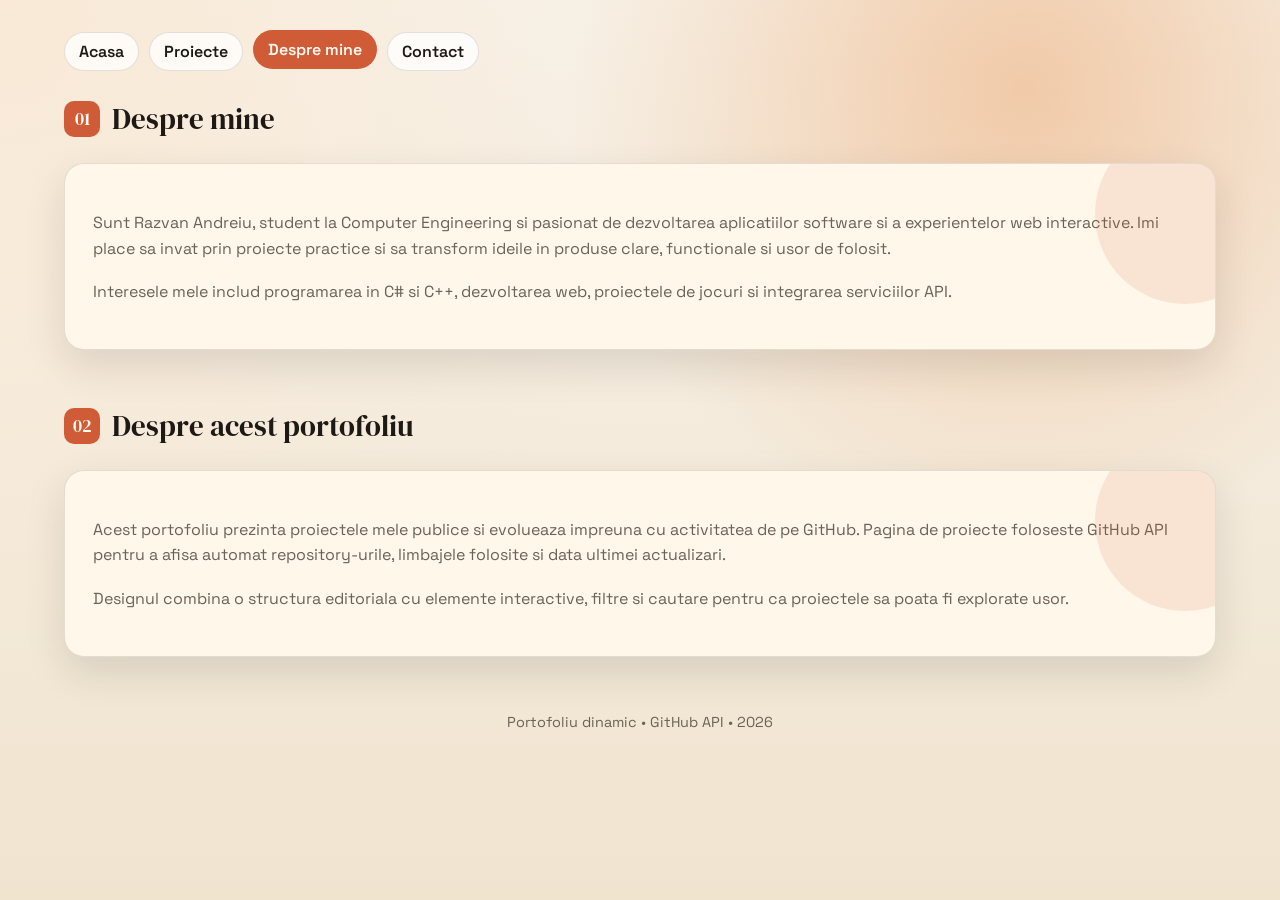
<file: about.html>
<!doctype html>
<html lang="ro">

<head>
	<meta charset="UTF-8" />
	<meta name="viewport" content="width=device-width, initial-scale=1" />
	<title>Despre mine | Portofoliu Web Dinamic</title>
	<link rel="preconnect" href="https://fonts.googleapis.com" />
	<link rel="preconnect" href="https://fonts.gstatic.com" crossorigin />
	<link
		href="https://fonts.googleapis.com/css2?family=DM+Serif+Display&family=Space+Grotesk:wght@300;400;500;600;700&display=swap"
		rel="stylesheet" />
	<link rel="stylesheet" href="css/style.css" />
</head>

<body>
	<div class="page">
		<nav class="site-nav" aria-label="Navigare principala">
			<button class="nav-toggle" type="button" aria-expanded="false" aria-controls="nav-links">
				<span class="nav-toggle-label">Meniu</span>
				<span class="nav-toggle-icon" aria-hidden="true">&#9776;</span>
			</button>
			<div class="nav-links" id="nav-links">
				<div class="nav-links-inner">
					<a href="index.html">Acasa</a>
					<a href="projects.html">Proiecte</a>
					<a href="about.html" aria-current="page">Despre mine</a>
					<a href="contact.html">Contact</a>
				</div>
			</div>
		</nav>

		<main>
			<section>
				<div class="section-title"><span>01</span> Despre mine</div>
				<div class="profile-card">
					<p class="profile-text">
						Sunt Razvan Andreiu, student la Computer Engineering si pasionat de dezvoltarea aplicatiilor
						software si a experientelor web interactive. Imi place sa invat prin proiecte practice si sa
						transform ideile in produse clare, functionale si usor de folosit.
					</p>
					<p class="profile-text">
						Interesele mele includ programarea in C# si C++, dezvoltarea web, proiectele de jocuri si
						integrarea serviciilor API.
					</p>
				</div>
			</section>

			<section>
				<div class="section-title"><span>02</span> Despre acest portofoliu</div>
				<div class="profile-card">
					<p class="profile-text">
						Acest portofoliu prezinta proiectele mele publice si evolueaza impreuna cu activitatea de pe
						GitHub. Pagina de proiecte foloseste GitHub API pentru a afisa automat repository-urile,
						limbajele folosite si data ultimei actualizari.
					</p>
					<p class="profile-text">
						Designul combina o structura editoriala cu elemente interactive, filtre si cautare pentru ca
						proiectele sa poata fi explorate usor.
					</p>
				</div>
			</section>
		</main>
		<footer>Portofoliu dinamic • GitHub API • 2026</footer>
	</div>
	<script src="js/navigation.js"></script>
</body>

</html>
</file>
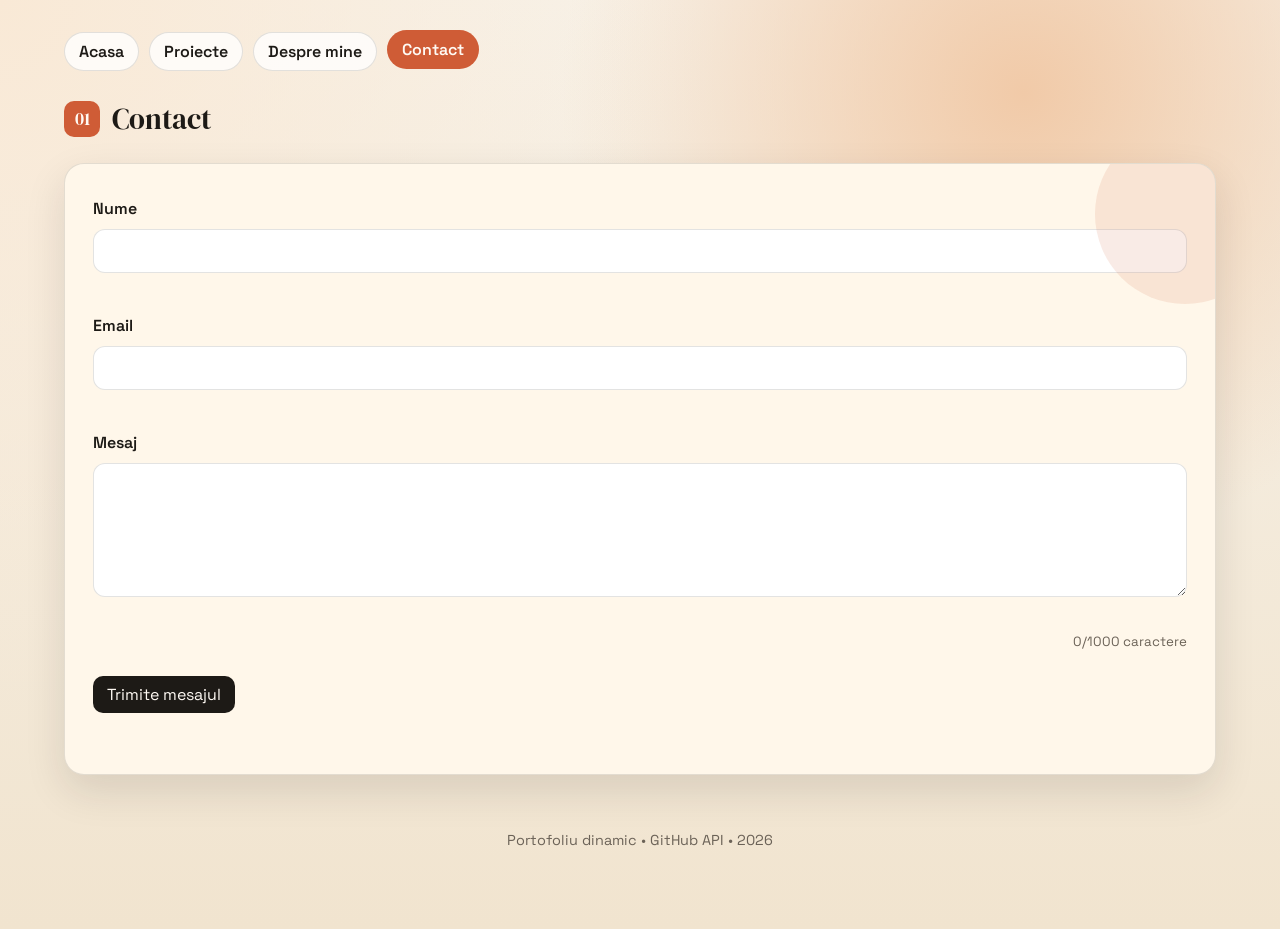
<file: contact.html>
<!doctype html>
<html lang="ro">

<head>
	<meta charset="UTF-8" />
	<meta name="viewport" content="width=device-width, initial-scale=1" />
	<title>Contact | Portofoliu Web Dinamic</title>
	<link rel="preconnect" href="https://fonts.googleapis.com" />
	<link rel="preconnect" href="https://fonts.gstatic.com" crossorigin />
	<link
		href="https://fonts.googleapis.com/css2?family=DM+Serif+Display&family=Space+Grotesk:wght@300;400;500;600;700&display=swap"
		rel="stylesheet" />
	<link rel="stylesheet" href="css/style.css" />
</head>

<body>
	<div class="page">
		<nav class="site-nav" aria-label="Navigare principala">
			<button class="nav-toggle" type="button" aria-expanded="false" aria-controls="nav-links">
				<span class="nav-toggle-label">Meniu</span>
				<span class="nav-toggle-icon" aria-hidden="true">&#9776;</span>
			</button>
			<div class="nav-links" id="nav-links">
				<div class="nav-links-inner">
					<a href="index.html">Acasa</a>
					<a href="projects.html">Proiecte</a>
					<a href="about.html">Despre mine</a>
					<a href="contact.html" aria-current="page">Contact</a>
				</div>
			</div>
		</nav>

		<main>
			<section>
				<div class="section-title"><span>01</span> Contact</div>
				<form class="profile-card" id="contactForm" novalidate>
					<label for="name">Nume</label>
					<input class="search-input" id="name" name="name" type="text" autocomplete="name" required />
					<small class="form-error" id="nameError"></small>

					<label for="email">Email</label>
					<input class="search-input" id="email" name="email" type="email" autocomplete="email" required />
					<small class="form-error" id="emailError"></small>

					<label for="message">Mesaj</label>
					<textarea class="search-input" id="message" name="message" rows="6" maxlength="1000"
						required></textarea>
					<small class="form-error" id="messageError"></small>
					<small class="character-counter" id="messageCounter" aria-live="polite">0/1000 caractere</small>

					<button class="profile-link" type="submit">Trimite mesajul</button>
					<p class="form-feedback" id="formFeedback" role="status" aria-live="polite"></p>
				</form>
			</section>
		</main>
		<footer>Portofoliu dinamic • GitHub API • 2026</footer>
	</div>
	<script src="js/navigation.js"></script>
	<script src="js/contact.js"></script>
</body>

</html>
</file>
<file: css/style.css>
:root {
    --bg: #f7f2e9;
    --bg-alt: #f1e4cf;
    --ink: #1d1a16;
    --muted: #6b6257;
    --accent: #cf5c36;
    --accent-dark: #9b4021;
    --card: #fff7ea;
    --line: rgba(29, 26, 22, 0.12);
    --shadow: 0 16px 40px rgba(29, 26, 22, 0.12);
}

* {
    box-sizing: border-box;
}

body {
    margin: 0;
    font-family: "Space Grotesk", sans-serif;
    color: var(--ink);
    background: radial-gradient(circle at top left, #f9e9d6 0%, transparent 45%),
        radial-gradient(circle at 80% 10%, #f1caa8 0%, transparent 35%),
        linear-gradient(180deg, var(--bg) 0%, var(--bg-alt) 100%);
    min-height: 100vh;
}

.page {
    max-width: 1200px;
    margin: 0 auto;
    padding: 32px 24px 80px;
}

.site-nav {
    margin-bottom: 28px;
}

.nav-links {
    display: flex;
    flex-wrap: wrap;
    gap: 10px;
}

.nav-links-inner {
    display: flex;
    flex-wrap: wrap;
    gap: 10px;
}

.nav-links a {
    color: var(--ink);
    text-decoration: none;
    background: #ffffffc7;
    border: 1px solid var(--line);
    border-radius: 999px;
    padding: 8px 14px;
    font-weight: 600;
    transition: transform 0.2s ease, background 0.2s ease;
}

.nav-links a:hover,
.nav-links a[aria-current="page"] {
    color: #fffaf4;
    background: var(--accent);
    border-color: transparent;
    transform: translateY(-2px);
}

.nav-toggle {
    display: none;
}

header {
    display: grid;
    gap: 24px;
    grid-template-columns: repeat(auto-fit, minmax(260px, 1fr));
    align-items: center;
    margin-bottom: 48px;
}

.profile-card {
    background: var(--card);
    border: 1px solid var(--line);
    box-shadow: var(--shadow);
    padding: 28px;
    border-radius: 20px;
    position: relative;
    overflow: hidden;
}

form.profile-card {
    display: grid;
    gap: 10px;
}

form.profile-card label {
    font-weight: 600;
    margin-top: 6px;
}

form.profile-card .profile-link {
    border: 0;
    cursor: pointer;
    font: inherit;
    justify-self: start;
}

.form-error {
    min-height: 1.2em;
    color: var(--accent-dark);
}

.character-counter {
    color: var(--muted);
    text-align: right;
}

.form-feedback {
    min-height: 1.2em;
    margin: 4px 0 0;
}

.form-feedback.is-error {
    color: var(--accent-dark);
}

.form-feedback.is-success {
    color: #386641;
}

.profile-card::after {
    content: "";
    position: absolute;
    width: 180px;
    height: 180px;
    border-radius: 50%;
    background: rgba(207, 92, 54, 0.12);
    top: -40px;
    right: -60px;
}

.profile-meta {
    display: flex;
    gap: 18px;
    align-items: center;
}

.profile-avatar {
    width: 88px;
    height: 88px;
    border-radius: 18px;
    object-fit: cover;
    border: 2px solid var(--accent);
    background: #fff2df;
}

h1 {
    font-family: "DM Serif Display", serif;
    font-size: 2.6rem;
    margin: 0 0 8px;
}

.role {
    font-weight: 600;
    color: var(--accent-dark);
    text-transform: uppercase;
    letter-spacing: 0.12em;
    font-size: 0.8rem;
}

.profile-text {
    margin-top: 18px;
    color: var(--muted);
    line-height: 1.6;
}

.info-grid {
    display: grid;
    gap: 16px;
    grid-template-columns: repeat(auto-fit, minmax(220px, 1fr));
}

.info-card {
    background: #ffffffc7;
    border: 1px dashed var(--line);
    padding: 18px;
    border-radius: 16px;
}

section {
    margin-bottom: 56px;
}

.section-title {
    display: flex;
    align-items: center;
    gap: 12px;
    margin-bottom: 24px;
    font-family: "DM Serif Display", serif;
    font-size: 1.8rem;
}

.section-title span {
    width: 36px;
    height: 36px;
    border-radius: 10px;
    background: var(--accent);
    display: inline-flex;
    align-items: center;
    justify-content: center;
    color: #fffaf4;
    font-size: 1.1rem;
}

.filters {
    display: flex;
    flex-wrap: wrap;
    gap: 12px;
    align-items: center;
    margin-bottom: 20px;
}

.search-input {
    flex: 1 1 240px;
    padding: 12px 14px;
    border-radius: 12px;
    border: 1px solid var(--line);
    font-size: 1rem;
    background: #fff;
}

.filter-group {
    display: flex;
    flex-wrap: wrap;
    gap: 8px;
}

.filter-btn {
    border: 1px solid var(--line);
    padding: 8px 12px;
    border-radius: 999px;
    background: #fff;
    font-size: 0.9rem;
    cursor: pointer;
    transition: transform 0.2s ease, background 0.2s ease;
}

.filter-btn.active {
    background: var(--accent);
    color: #fffaf4;
    border-color: transparent;
}

.filter-btn:hover {
    transform: translateY(-2px);
}

.portfolio-grid {
    display: grid;
    gap: 20px;
    grid-template-columns: repeat(auto-fit, minmax(260px, 1fr));
}

.project-card {
    background: #fff;
    border-radius: 18px;
    padding: 20px;
    border: 1px solid var(--line);
    box-shadow: 0 10px 30px rgba(29, 26, 22, 0.08);
    display: flex;
    flex-direction: column;
    gap: 12px;
    position: relative;
    overflow: hidden;
    opacity: 0;
    visibility: hidden;
    will-change: transform, opacity;
    transition: transform 0.35s ease, box-shadow 0.25s ease;
}

.project-card.is-new {
    opacity: 0;
    visibility: visible;
    animation: project-in 0.48s cubic-bezier(0.2, 0.8, 0.2, 1) forwards;
}

.project-card.is-animated-out {
    opacity: 1;
    visibility: visible;
    animation: project-out 0.28s ease forwards;
    pointer-events: none;
}

.project-card:hover {
    transform: translateY(-4px);
    box-shadow: 0 18px 28px rgba(29, 26, 22, 0.12);
}

.project-card::before {
    content: "";
    position: absolute;
    width: 120px;
    height: 120px;
    border-radius: 30px;
    background: rgba(207, 92, 54, 0.08);
    top: -60px;
    right: -40px;
    transform: rotate(18deg);
}

.project-title {
    font-weight: 700;
    font-size: 1.1rem;
}

.project-desc {
    color: var(--muted);
    line-height: 1.5;
    flex: 1;
}

.meta-row {
    display: flex;
    gap: 12px;
    flex-wrap: wrap;
    font-size: 0.9rem;
    color: var(--muted);
}

.meta-pill {
    background: #f7efe2;
    border-radius: 999px;
    padding: 4px 10px;
}

.project-link {
    align-self: flex-start;
    text-decoration: none;
    color: #fffaf4;
    background: var(--accent);
    padding: 8px 14px;
    border-radius: 10px;
    font-weight: 600;
    transition: background 0.2s ease;
}

.project-link:hover {
    background: var(--accent-dark);
}

.status {
    padding: 12px 16px;
    border-radius: 12px;
    background: #fffaf4;
    border: 1px dashed var(--line);
    color: var(--muted);
    margin-bottom: 16px;
}

.skeleton {
    height: 180px;
    border-radius: 18px;
    background: linear-gradient(90deg, #f1e5d4 25%, #f8efdf 50%, #f1e5d4 75%);
    background-size: 200% 100%;
    animation: shimmer 1.4s ease infinite;
}

@keyframes shimmer {
    0% {
        background-position: 200% 0;
    }

    100% {
        background-position: -200% 0;
    }
}

@keyframes project-in {
    0% {
        opacity: 0;
        visibility: visible;
        transform: translateY(-22px) scale(0.97);
    }

    100% {
        opacity: 1;
        visibility: visible;
        transform: translateY(0) scale(1);
    }
}

@keyframes project-out {
    0% {
        opacity: 1;
        visibility: visible;
        transform: translateY(0) scale(1);
    }

    100% {
        opacity: 0;
        visibility: hidden;
        transform: translateY(20px) scale(0.96);
    }
}

footer {
    text-align: center;
    color: var(--muted);
    font-size: 0.9rem;
}

@media (max-width: 720px) {
    .nav-toggle {
        width: 100%;
        display: flex;
        align-items: center;
        justify-content: space-between;
        border: 1px solid var(--line);
        border-radius: 12px;
        padding: 10px 14px;
        color: var(--ink);
        background: #ffffffc7;
        font: inherit;
        font-weight: 600;
        cursor: pointer;
    }

    .nav-toggle-icon {
        font-size: 1.35rem;
        line-height: 1;
    }

    .nav-links {
        display: grid;
        grid-template-rows: 0fr;
        margin-top: 8px;
        overflow: hidden;
        opacity: 0;
        transform: translateY(-8px);
        pointer-events: none;
        transition: grid-template-rows 0.35s ease, opacity 0.35s ease-in, transform 0.35s ease;
    }

    .nav-links.is-open {
        grid-template-rows: 1fr;
        opacity: 1;
        transform: translateY(0);
        pointer-events: auto;
    }

    .nav-links-inner {
        display: flex;
        flex-direction: column;
        min-height: 0;
        gap: 8px;
        overflow: hidden;
    }

    .nav-links a {
        width: 100%;
        border-radius: 12px;
    }

    h1 {
        font-size: 2.1rem;
    }

    .profile-meta {
        flex-direction: column;
        align-items: flex-start;
    }
}

.handle {
    font-weight: 600;
    color: var(--muted);
    margin-bottom: 10px;
}

.profile-link {
    display: inline-flex;
    margin-top: 16px;
    text-decoration: none;
    background: var(--ink);
    color: #fffaf4;
    padding: 8px 14px;
    border-radius: 10px;
    font-weight: 600;
    transition: transform 0.2s ease, background 0.2s ease;
}

.profile-link:hover {
    transform: translateY(-2px);
    background: var(--accent-dark);
}
</file>
